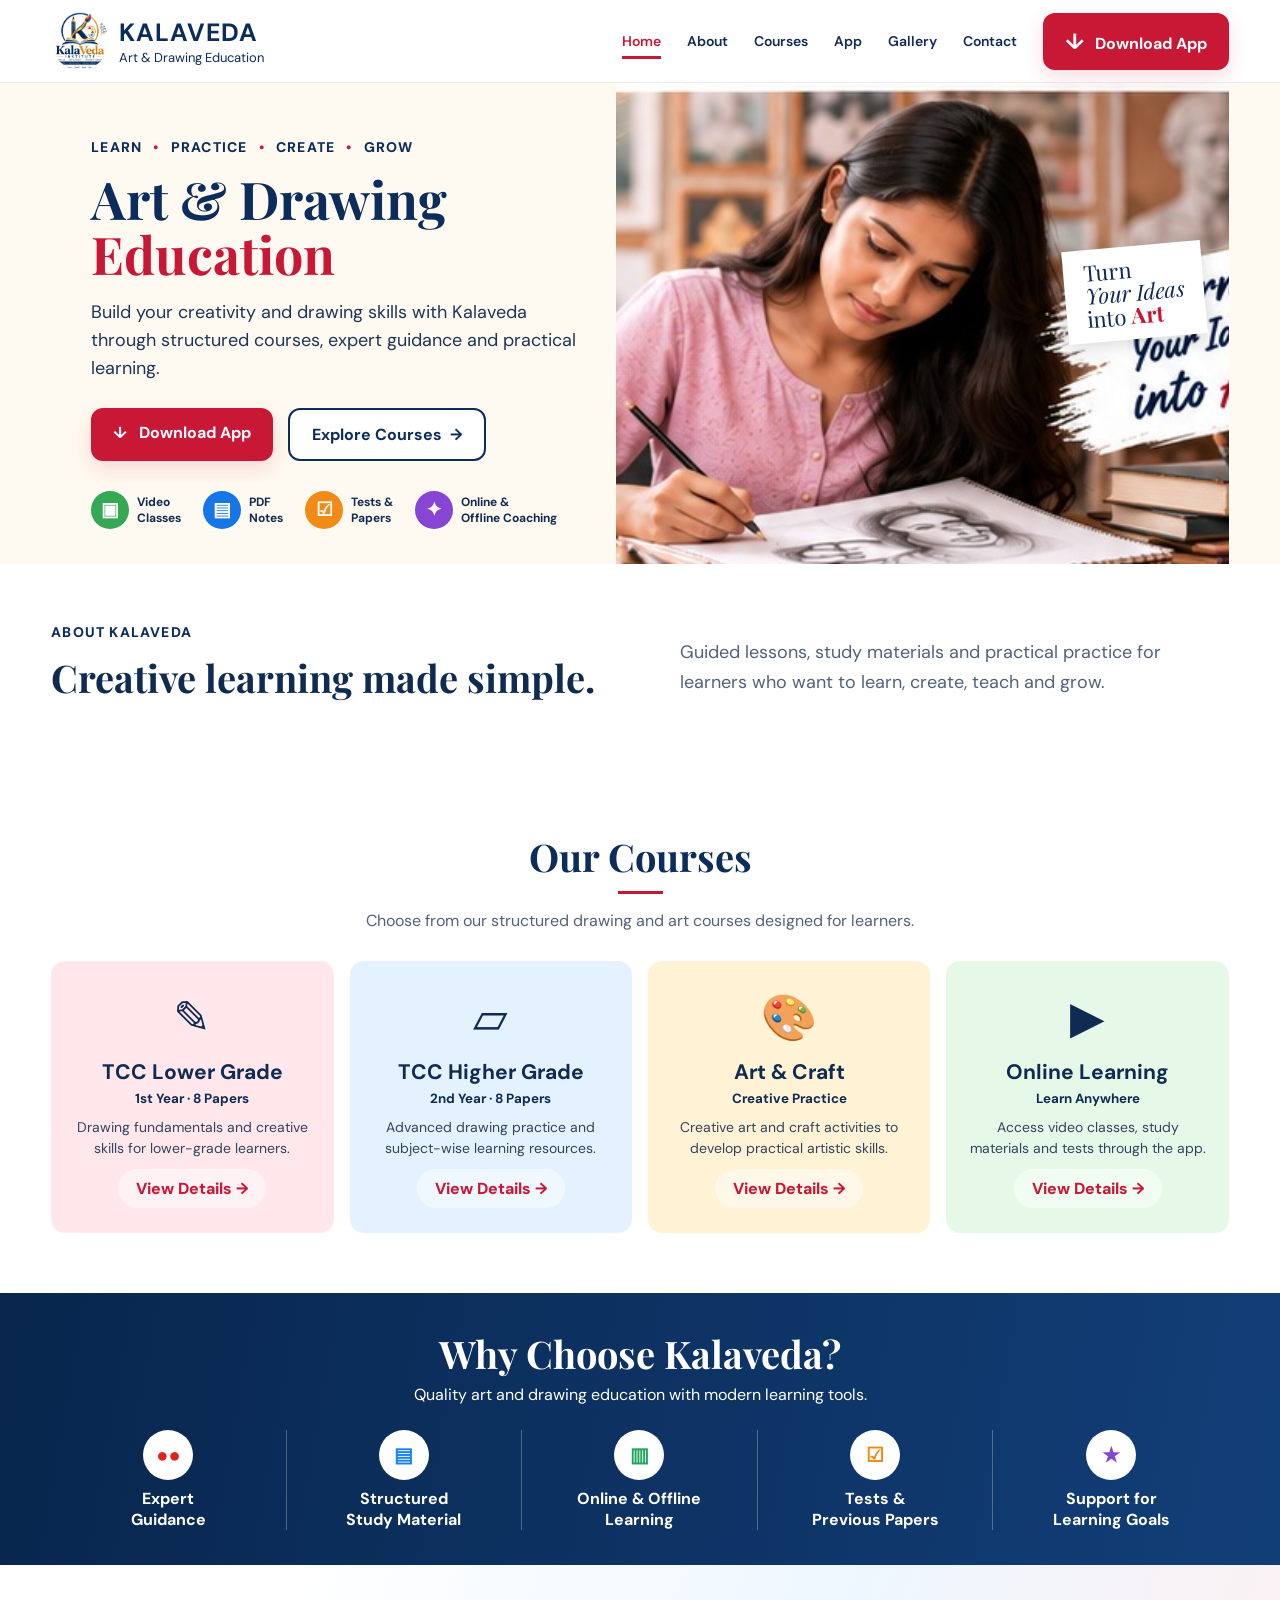
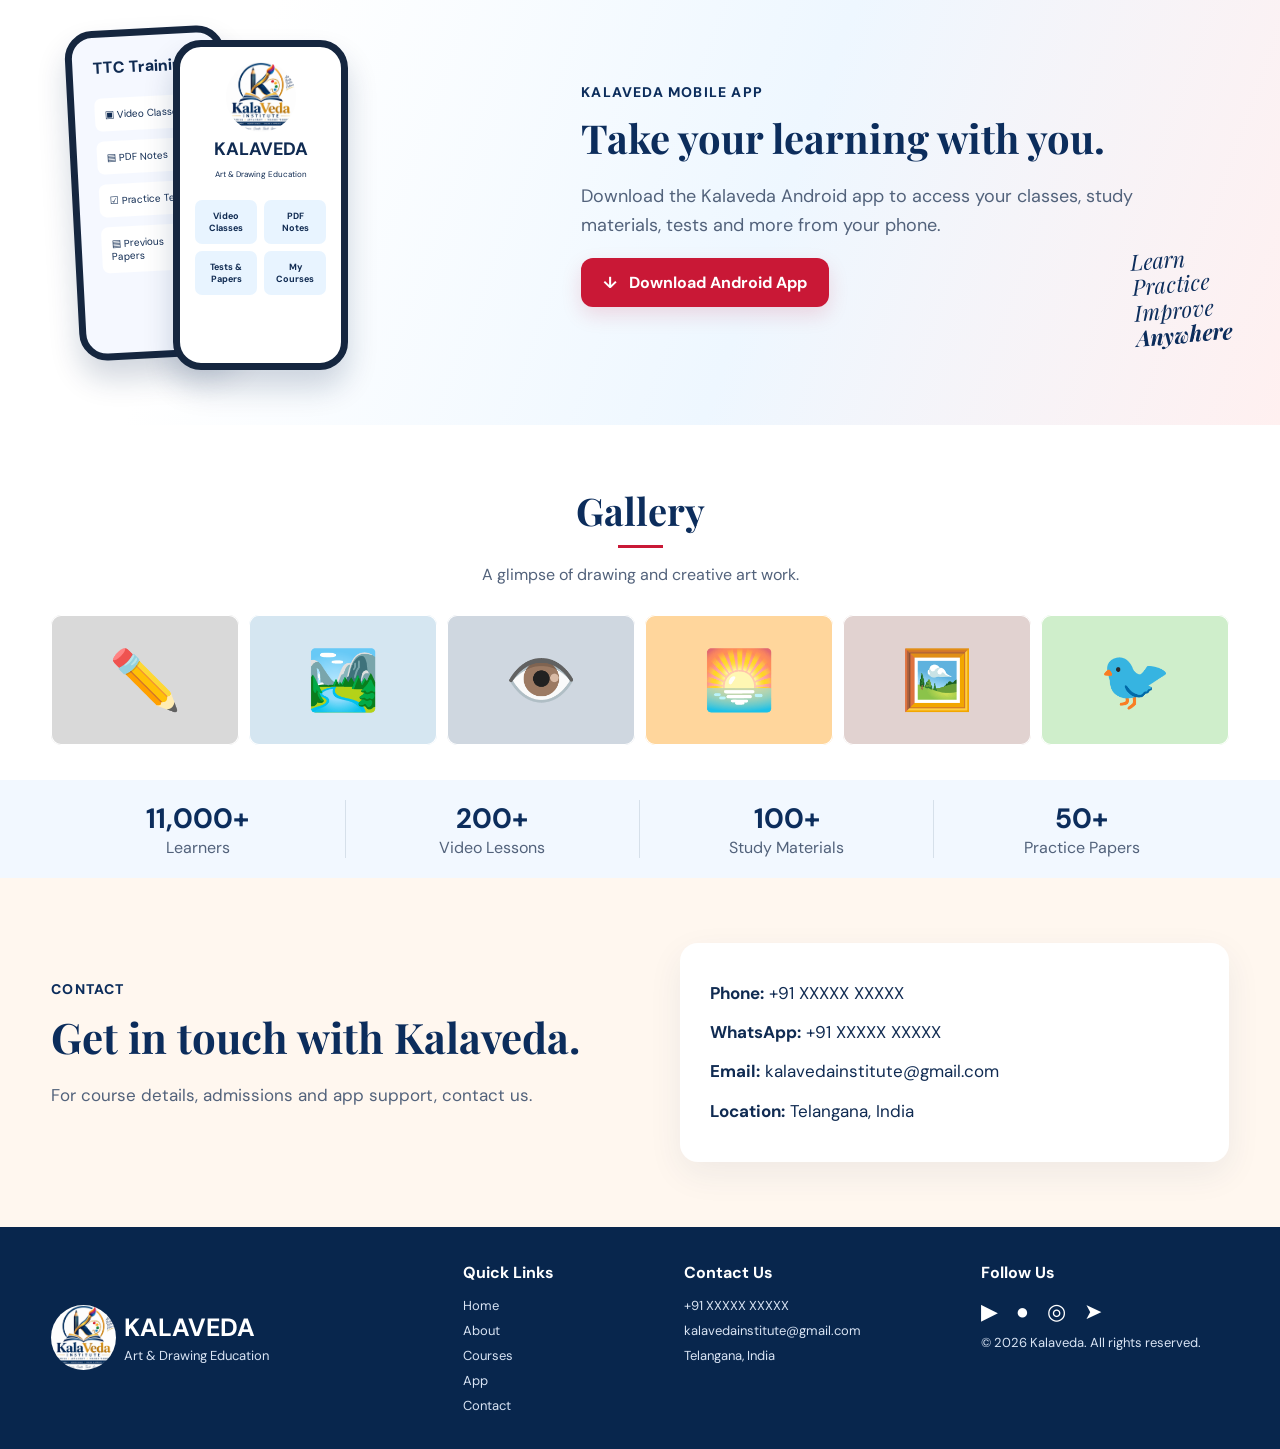
<file: index.html>
<!DOCTYPE html>
<html lang="en">
<head>
  <meta charset="UTF-8">
  <meta name="viewport" content="width=device-width, initial-scale=1.0">
  <title>Kalaveda | Art & Drawing Education</title>
  <meta name="description" content="Kalaveda Institute - Drawing, Art & Craft and Teacher Training. Online and offline learning.">
  <link rel="stylesheet" href="style.css">
</head>
<body>

<header class="header">
  <div class="container nav">
    <a class="brand" href="#home">
      <img src="assets/kalaveda-logo.jpeg" alt="Kalaveda Institute">
      <div class="brand-text">
        <strong>KALAVEDA</strong>
        <span>Art & Drawing Education</span>
      </div>
    </a>

    <nav class="nav-links">
      <a class="active" href="#home">Home</a>
      <a href="#about">About</a>
      <a href="#courses">Courses</a>
      <a href="#app">App</a>
      <a href="#gallery">Gallery</a>
      <a href="#contact">Contact</a>
    </nav>

    <a class="download-top" href="https://github.com/Kalaveda/kalaveda/releases/download/v1.1.0/app-release.apk">
      <span>↓</span> Download App
    </a>
  </div>
</header>

<main>
<section id="home" class="hero">
  <div class="paint blue-paint"></div>
  <div class="paint gold-paint"></div>
  <div class="container hero-grid">
    <div class="hero-copy">
      <div class="eyebrow">LEARN <i>•</i> PRACTICE <i>•</i> CREATE <i>•</i> GROW</div>
      <h1>Art &amp; Drawing <span>Education</span></h1>
      <p class="hero-text">Build your creativity and drawing skills with Kalaveda through structured courses, expert guidance and practical learning.</p>

      <div class="actions">
        <a class="btn primary" href="https://github.com/Kalaveda/kalaveda/releases/download/v1.1.0/app-release.apk">↓ &nbsp; Download App</a>
        <a class="btn outline" href="#courses">Explore Courses &nbsp;→</a>
      </div>

      <div class="quick-features">
        <div><b class="q-green">▣</b><strong>Video<br>Classes</strong></div>
        <div><b class="q-blue">▤</b><strong>PDF<br>Notes</strong></div>
        <div><b class="q-orange">☑</b><strong>Tests &amp;<br>Papers</strong></div>
        <div><b class="q-purple">✦</b><strong>Online &amp;<br>Offline Coaching</strong></div>
      </div>
    </div>

    <div class="hero-image-wrap">
      <img src="assets/hero-art.jpg" alt="Student learning drawing">
      <div class="idea-badge">Turn<br><em>Your Ideas</em><br>into <strong>Art</strong></div>
    </div>
  </div>
</section>

<section id="about" class="about-strip">
  <div class="container about-inner">
    <div><span class="small-label">ABOUT KALAVEDA</span><h2>Creative learning made simple.</h2></div>
    <p>Guided lessons, study materials and practical practice for learners who want to learn, create, teach and grow.</p>
  </div>
</section>

<section id="courses" class="section courses">
  <div class="container">
    <div class="section-heading">
      <h2>Our Courses</h2>
      <div class="red-line"></div>
      <p>Choose from our structured drawing and art courses designed for learners.</p>
    </div>

    <div class="course-grid">
      <article class="course-card pink">
        <div class="course-icon">✎</div>
        <h3>TCC Lower Grade</h3>
        <small>1st Year · 8 Papers</small>
        <p>Drawing fundamentals and creative skills for lower-grade learners.</p>
        <a href="#contact">View Details →</a>
      </article>
      <article class="course-card blue">
        <div class="course-icon">▱</div>
        <h3>TCC Higher Grade</h3>
        <small>2nd Year · 8 Papers</small>
        <p>Advanced drawing practice and subject-wise learning resources.</p>
        <a href="#contact">View Details →</a>
      </article>
      <article class="course-card yellow">
        <div class="course-icon">🎨</div>
        <h3>Art &amp; Craft</h3>
        <small>Creative Practice</small>
        <p>Creative art and craft activities to develop practical artistic skills.</p>
        <a href="#contact">View Details →</a>
      </article>
      <article class="course-card green">
        <div class="course-icon">▶</div>
        <h3>Online Learning</h3>
        <small>Learn Anywhere</small>
        <p>Access video classes, study materials and tests through the app.</p>
        <a href="#app">View Details →</a>
      </article>
    </div>
  </div>
</section>

<section id="about-features" class="why">
  <div class="container">
    <div class="why-heading">
      <h2>Why Choose Kalaveda?</h2>
      <p>Quality art and drawing education with modern learning tools.</p>
    </div>
    <div class="why-grid">
      <div><span class="feature-icon red">●●</span><b>Expert<br>Guidance</b></div>
      <div><span class="feature-icon blue">▤</span><b>Structured<br>Study Material</b></div>
      <div><span class="feature-icon green">▥</span><b>Online &amp; Offline<br>Learning</b></div>
      <div><span class="feature-icon orange">☑</span><b>Tests &amp;<br>Previous Papers</b></div>
      <div><span class="feature-icon purple">★</span><b>Support for<br>Learning Goals</b></div>
    </div>
  </div>
</section>

<section id="app" class="app-section">
  <div class="container app-grid">
    <div class="phone-stage">
      <div class="phone back-phone"><div class="phone-head">TTC Training</div><div class="phone-row">▣ Video Classes</div><div class="phone-row">▤ PDF Notes</div><div class="phone-row">☑ Practice Tests</div><div class="phone-row">▤ Previous Papers</div></div>
      <div class="phone"><div class="phone-logo"><img src="assets/kalaveda-logo.jpeg" alt=""></div><strong>KALAVEDA</strong><small>Art &amp; Drawing Education</small><div class="app-buttons"><span>Video<br>Classes</span><span>PDF<br>Notes</span><span>Tests &amp;<br>Papers</span><span>My<br>Courses</span></div></div>
    </div>
    <div class="app-copy">
      <div class="small-label">KALAVEDA MOBILE APP</div>
      <h2>Take your learning with you.</h2>
      <p>Download the Kalaveda Android app to access your classes, study materials, tests and more from your phone.</p>
      <a class="btn primary" href="https://github.com/Kalaveda/kalaveda/releases/download/v1.1.0/app-release.apk">↓ &nbsp; Download Android App</a>
      <div class="script-note">Learn<br>Practice<br>Improve<br><strong>Anywhere</strong></div>
    </div>
  </div>
</section>

<section id="gallery" class="section gallery">
  <div class="container">
    <div class="section-heading">
      <h2>Gallery</h2>
      <div class="red-line"></div>
      <p>A glimpse of drawing and creative art work.</p>
    </div>
    <div class="gallery-grid">
      <div class="art art1">✏️</div>
      <div class="art art2">🏞️</div>
      <div class="art art3">👁️</div>
      <div class="art art4">🌅</div>
      <div class="art art5">🖼️</div>
      <div class="art art6">🐦</div>
    </div>
  </div>
</section>

<section class="stats">
  <div class="container stats-grid">
    <div><strong>11,000+</strong><span>Learners</span></div>
    <div><strong>200+</strong><span>Video Lessons</span></div>
    <div><strong>100+</strong><span>Study Materials</span></div>
    <div><strong>50+</strong><span>Practice Papers</span></div>
  </div>
</section>

<section id="contact" class="contact-section">
  <div class="container contact-grid">
    <div>
      <span class="small-label">CONTACT</span>
      <h2>Get in touch with Kalaveda.</h2>
      <p>For course details, admissions and app support, contact us.</p>
    </div>
    <div class="contact-box">
      <p><b>Phone:</b> +91 XXXXX XXXXX</p>
      <p><b>WhatsApp:</b> +91 XXXXX XXXXX</p>
      <p><b>Email:</b> kalavedainstitute@gmail.com</p>
      <p><b>Location:</b> Telangana, India</p>
    </div>
  </div>
</section>
</main>

<footer>
  <div class="container footer-grid">
    <div class="footer-brand"><img src="assets/kalaveda-logo.jpeg" alt=""><div><strong>KALAVEDA</strong><span>Art &amp; Drawing Education</span></div></div>
    <div><b>Quick Links</b><a href="#home">Home</a><a href="#about">About</a><a href="#courses">Courses</a><a href="#app">App</a><a href="#contact">Contact</a></div>
    <div><b>Contact Us</b><span>+91 XXXXX XXXXX</span><span>kalavedainstitute@gmail.com</span><span>Telangana, India</span></div>
    <div><b>Follow Us</b><div class="social">▶ &nbsp; ● &nbsp; ◎ &nbsp; ➤</div><small>© 2026 Kalaveda. All rights reserved.</small></div>
  </div>
</footer>

</body>
</html>
</file>
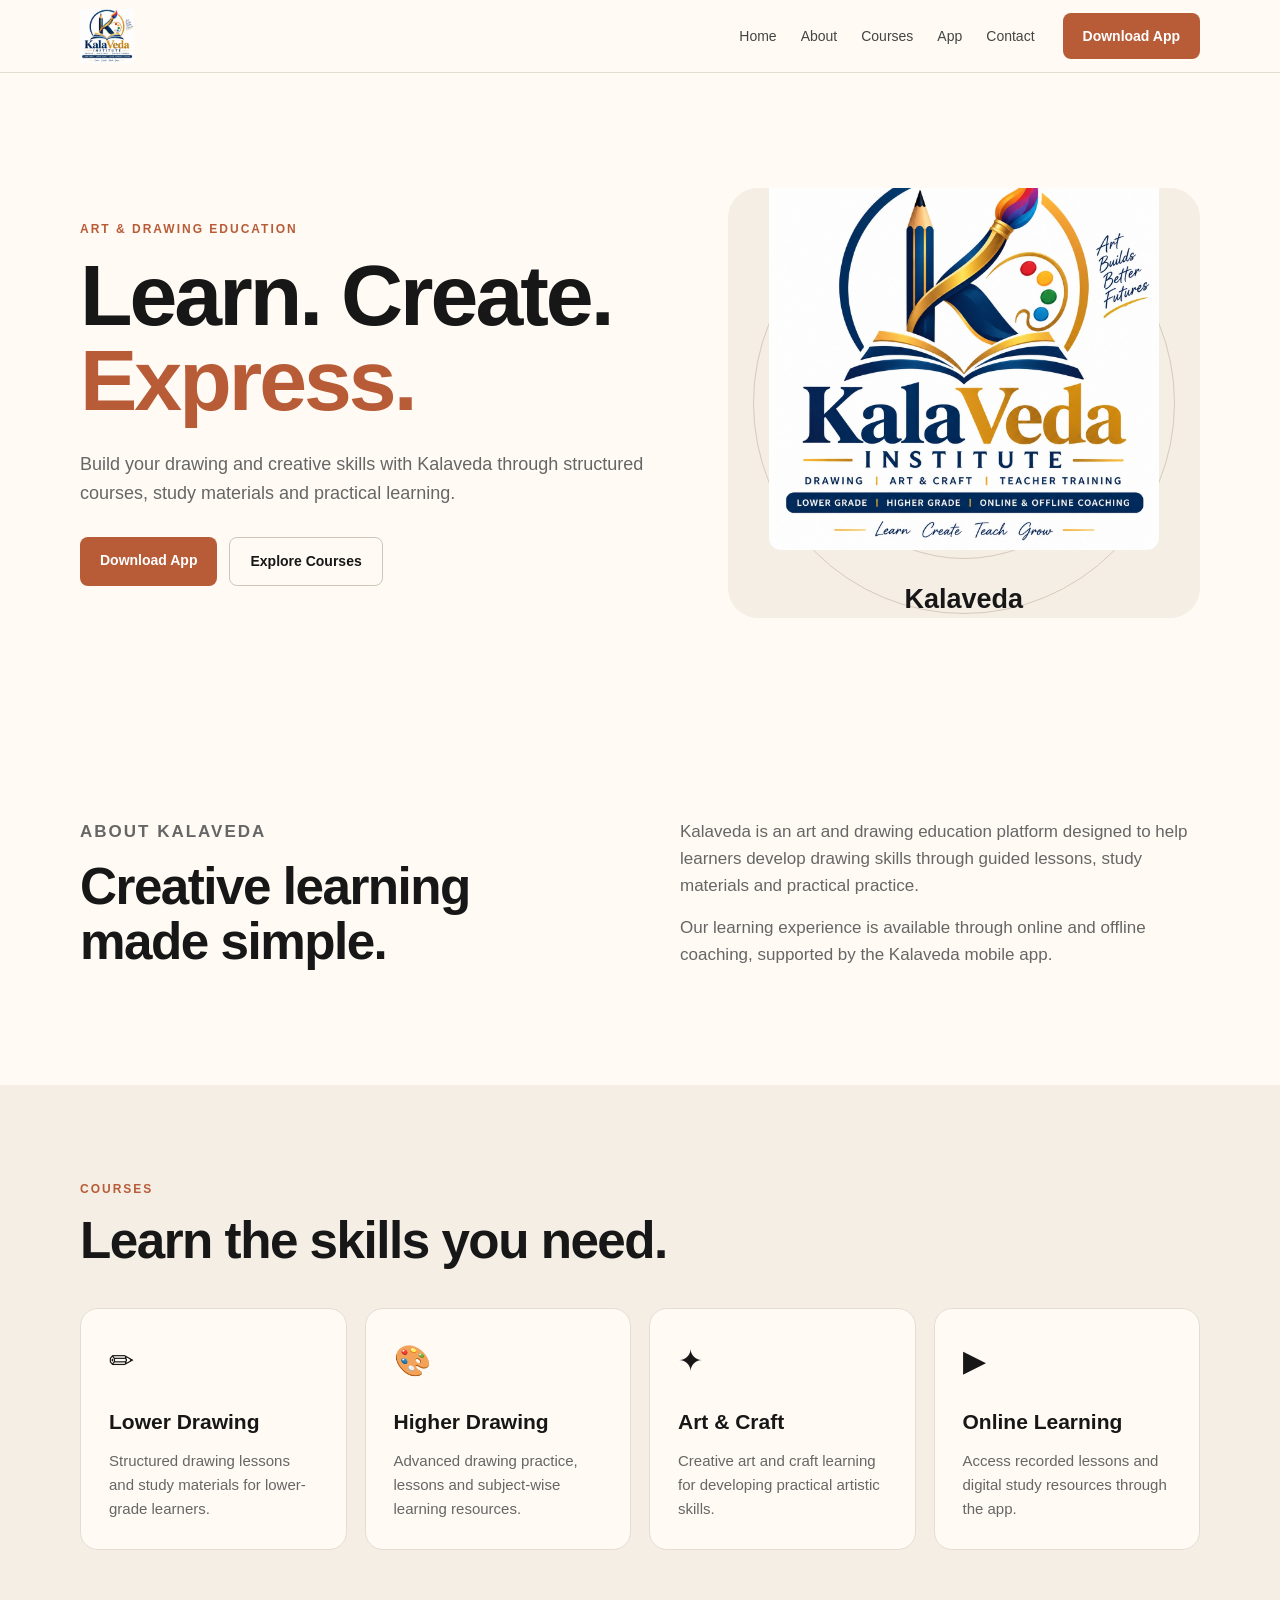
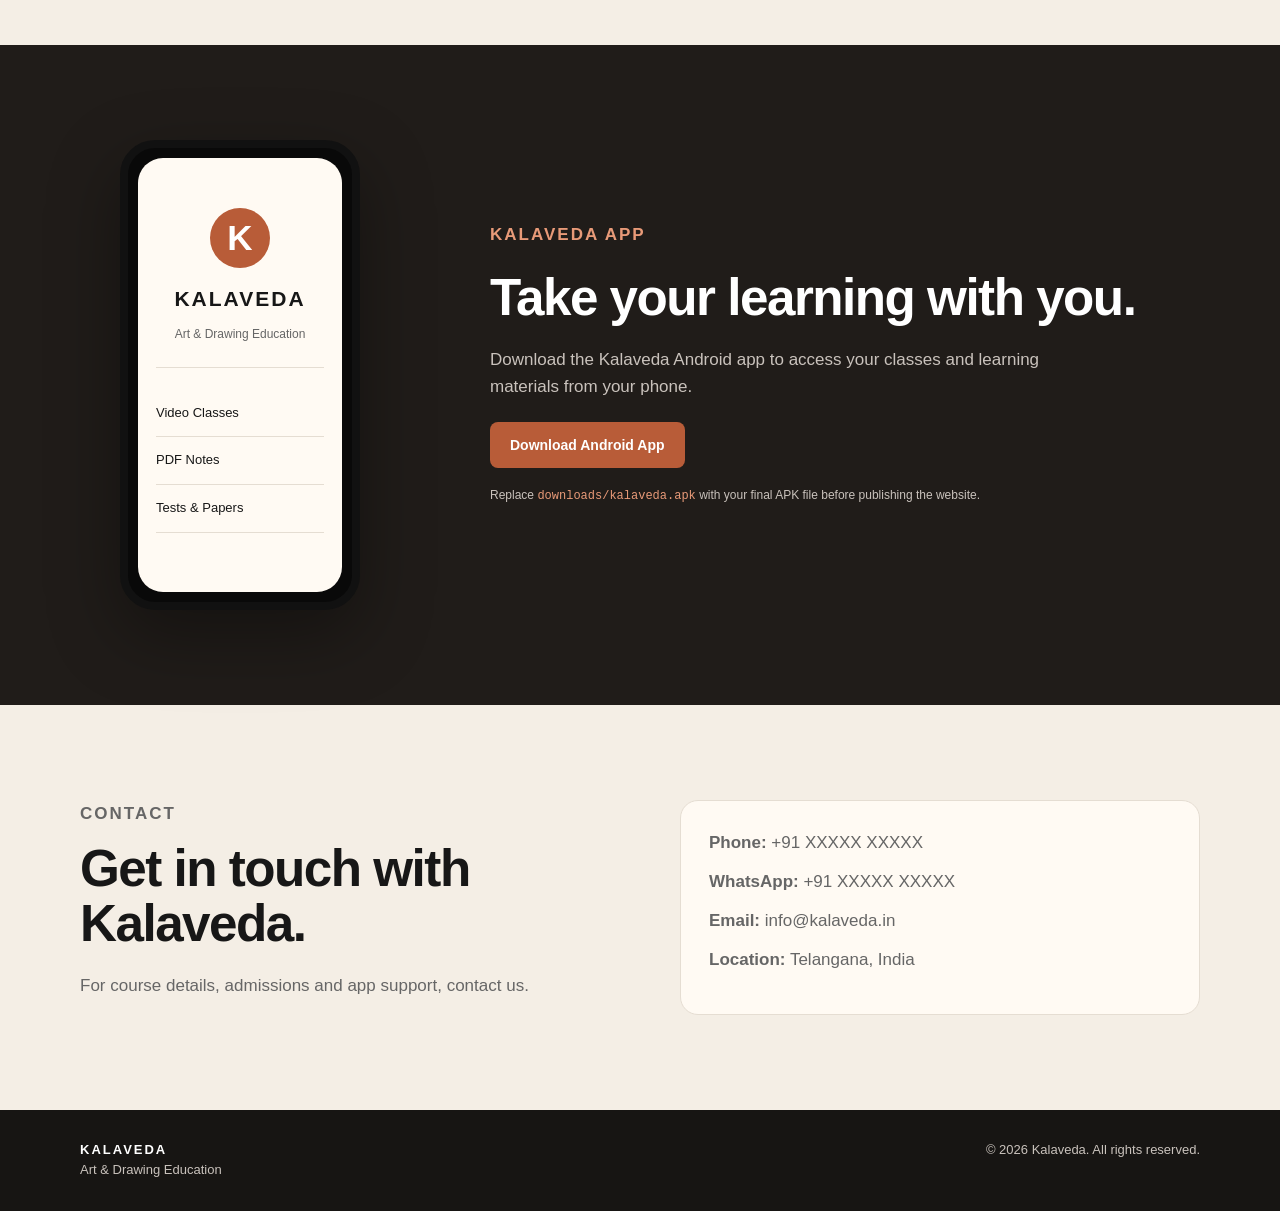
<file: kalaveda_website_with_logo/kalaveda_website/index.html>
<!DOCTYPE html>
<html lang="en">
<head>
  <meta charset="UTF-8">
  <meta name="viewport" content="width=device-width, initial-scale=1.0">
  <title>Kalaveda | Art & Drawing Education</title>
  <meta name="description" content="Kalaveda - Art & Drawing Education. Learn drawing, art and craft through online and offline coaching.">
  <link rel="stylesheet" href="style.css">
</head>
<body>
  <header class="header">
    <div class="container nav">
      <a class="brand" href="#home"><img src="assets/kalaveda-logo.jpeg" alt="Kalaveda Institute logo"></a>
      <nav>
        <a href="#home">Home</a>
        <a href="#about">About</a>
        <a href="#courses">Courses</a>
        <a href="#app">App</a>
        <a href="#contact">Contact</a>
      </nav>
      <a class="nav-btn" href="#app">Download App</a>
    </div>
  </header>

  <main>
    <section id="home" class="hero">
      <div class="container hero-grid">
        <div>
          <p class="eyebrow">ART & DRAWING EDUCATION</p>
          <h1>Learn. Create.<br><span>Express.</span></h1>
          <p class="hero-text">Build your drawing and creative skills with Kalaveda through structured courses, study materials and practical learning.</p>
          <div class="actions">
            <a class="btn primary" href="#app">Download App</a>
            <a class="btn secondary" href="#courses">Explore Courses</a>
          </div>
        </div>
        <div class="hero-card">
          <img class="hero-logo" src="assets/kalaveda-logo.jpeg" alt="Kalaveda Institute">
          <div class="hero-card-text">
            <strong>Kalaveda</strong>
            <span>Art & Drawing Education</span>
          </div>
        </div>
      </div>
    </section>

    <section id="about" class="section">
      <div class="container two-col">
        <div>
          <p class="eyebrow">ABOUT KALAVEDA</p>
          <h2>Creative learning made simple.</h2>
        </div>
        <div>
          <p>Kalaveda is an art and drawing education platform designed to help learners develop drawing skills through guided lessons, study materials and practical practice.</p>
          <p>Our learning experience is available through online and offline coaching, supported by the Kalaveda mobile app.</p>
        </div>
      </div>
    </section>

    <section id="courses" class="section light">
      <div class="container">
        <div class="section-heading">
          <p class="eyebrow">COURSES</p>
          <h2>Learn the skills you need.</h2>
        </div>
        <div class="cards">
          <article class="card"><div class="icon">✏</div><h3>Lower Drawing</h3><p>Structured drawing lessons and study materials for lower-grade learners.</p></article>
          <article class="card"><div class="icon">🎨</div><h3>Higher Drawing</h3><p>Advanced drawing practice, lessons and subject-wise learning resources.</p></article>
          <article class="card"><div class="icon">✦</div><h3>Art & Craft</h3><p>Creative art and craft learning for developing practical artistic skills.</p></article>
          <article class="card"><div class="icon">▶</div><h3>Online Learning</h3><p>Access recorded lessons and digital study resources through the app.</p></article>
        </div>
      </div>
    </section>

    <section id="app" class="section app-section">
      <div class="container app-grid">
        <div class="phone">
          <div class="phone-screen">
            <div class="mini-logo">K</div>
            <h3>KALAVEDA</h3>
            <p>Art & Drawing Education</p>
            <div class="mini-line"></div>
            <div class="mini-item">Video Classes</div>
            <div class="mini-item">PDF Notes</div>
            <div class="mini-item">Tests & Papers</div>
          </div>
        </div>
        <div>
          <p class="eyebrow">KALAVEDA APP</p>
          <h2>Take your learning with you.</h2>
          <p>Download the Kalaveda Android app to access your classes and learning materials from your phone.</p>
          <a class="btn primary" href="downloads/kalaveda.apk" download>Download Android App</a>
          <p class="small">Replace <code>downloads/kalaveda.apk</code> with your final APK file before publishing the website.</p>
        </div>
      </div>
    </section>

    <section id="contact" class="section light">
      <div class="container contact">
        <div>
          <p class="eyebrow">CONTACT</p>
          <h2>Get in touch with Kalaveda.</h2>
          <p>For course details, admissions and app support, contact us.</p>
        </div>
        <div class="contact-box">
          <p><strong>Phone:</strong> +91 XXXXX XXXXX</p>
          <p><strong>WhatsApp:</strong> +91 XXXXX XXXXX</p>
          <p><strong>Email:</strong> info@kalaveda.in</p>
          <p><strong>Location:</strong> Telangana, India</p>
        </div>
      </div>
    </section>
  </main>

  <footer>
    <div class="container footer">
      <div><strong>KALAVEDA</strong><br><span>Art & Drawing Education</span></div>
      <div>© 2026 Kalaveda. All rights reserved.</div>
    </div>
  </footer>
</body>
</html>
</file>
<file: style.css>
@import url('https://fonts.googleapis.com/css2?family=DM+Sans:wght@400;500;600;700&family=Playfair+Display:wght@700&display=swap');

:root{
  --navy:#0c2d5c;--navy2:#08264d;--red:#c91836;--gold:#e9a51b;
  --cream:#fffaf1;--ink:#102b52;--muted:#52627b;--white:#fff;
}
*{box-sizing:border-box;scroll-behavior:smooth}
body{margin:0;font-family:"DM Sans",Arial,sans-serif;color:var(--ink);background:#fff}
.container{width:min(1180px,92%);margin:auto}
.header{position:sticky;top:0;z-index:20;background:#fff;border-bottom:1px solid #eee}
.nav{height:82px;display:flex;align-items:center;gap:26px}
.brand{display:flex;align-items:center;text-decoration:none;color:var(--navy);min-width:285px}
.brand img{width:58px;height:58px;object-fit:contain;border-radius:50%}
.brand-text{margin-left:10px;display:flex;flex-direction:column}
.brand-text strong{font-size:25px;letter-spacing:1px}.brand-text span{font-size:13px}
.nav-links{display:flex;gap:26px;align-items:center;margin-left:auto}
.nav-links a{color:var(--ink);font-weight:600;font-size:14px;text-decoration:none;padding:30px 0;position:relative}
.nav-links a.active,.nav-links a:hover{color:var(--red)}
.nav-links a.active:after{content:"";position:absolute;left:0;right:0;bottom:21px;height:3px;background:var(--red)}
.download-top,.btn{background:var(--red);color:#fff;text-decoration:none;font-weight:700;border-radius:12px;padding:14px 22px;display:inline-block;box-shadow:0 8px 20px #c9183625}
.download-top{white-space:nowrap}.download-top span{font-size:22px;margin-right:6px}
.hero{position:relative;overflow:hidden;background:var(--cream);min-height:475px}
.hero-grid{display:grid;grid-template-columns:48% 52%;align-items:stretch;min-height:475px}
.hero-copy{padding:55px 20px 35px 40px;position:relative;z-index:2}
.eyebrow,.small-label{font-weight:800;letter-spacing:1.2px;font-size:14px;color:var(--navy)}
.eyebrow i{font-style:normal;color:var(--red);margin:0 7px}
.hero h1{font-family:"Playfair Display",serif;font-size:52px;line-height:1.05;margin:16px 0;color:var(--navy)}
.hero h1 span{color:var(--red)}
.hero-text{font-size:18px;line-height:1.55;max-width:570px;color:#1e3557}
.actions{display:flex;gap:15px;margin:25px 0}
.btn{border:0}.btn.outline{background:#fff;color:var(--navy);border:2px solid var(--navy);box-shadow:none}
.quick-features{display:flex;gap:22px;margin-top:30px}.quick-features>div{display:flex;align-items:center;gap:8px;font-size:12px}.quick-features b{width:38px;height:38px;border-radius:50%;display:grid;place-items:center;color:#fff;font-size:19px}.q-green{background:#35a853}.q-blue{background:#1676e8}.q-orange{background:#f18a16}.q-purple{background:#8745d6}
.hero-image-wrap{position:relative;overflow:hidden;min-height:475px}.hero-image-wrap img{width:100%;height:100%;object-fit:cover;display:block}.idea-badge{position:absolute;right:4%;top:34%;background:#fff;padding:12px 20px;transform:rotate(-5deg);font-family:"Playfair Display",serif;font-size:22px;line-height:1.05;box-shadow:0 5px 18px #0002}.idea-badge em{font-style:italic}.idea-badge strong{color:var(--red)}
.about-strip{background:#fff;padding:55px 0}.about-inner{display:grid;grid-template-columns:1fr 1fr;gap:80px;align-items:center}.about-inner h2{font-family:"Playfair Display",serif;font-size:38px;margin:10px 0}.about-inner p{font-size:18px;line-height:1.7;color:var(--muted)}
.section{padding:60px 0}.courses{background:#fff}.section-heading{text-align:center;margin-bottom:30px}.section-heading h2,.why h2,.app-copy h2,.contact-section h2{font-family:"Playfair Display",serif;font-size:38px;margin:0;color:var(--navy)}.section-heading p{color:var(--muted)}.red-line{height:3px;width:45px;background:var(--red);margin:9px auto}
.course-grid{display:grid;grid-template-columns:repeat(4,1fr);gap:16px}.course-card{border-radius:14px;padding:25px 20px;text-align:center;min-height:255px;display:flex;flex-direction:column;align-items:center}.course-card.pink{background:#ffe7eb}.course-card.blue{background:#e4f2ff}.course-card.yellow{background:#fff2d5}.course-card.green{background:#e6f9e8}.course-icon{font-size:45px;height:62px;display:grid;place-items:center}.course-card h3{margin:10px 0 4px;font-size:21px}.course-card small{font-weight:700}.course-card p{font-size:14px;line-height:1.5;margin:10px 0;color:#33445d}.course-card a{margin-top:auto;text-decoration:none;color:var(--red);font-weight:800;background:#ffffff70;padding:9px 18px;border-radius:20px}
.why{background:linear-gradient(100deg,var(--navy2),#123e78);color:#fff;padding:35px 0}.why-heading{text-align:center}.why h2{color:#fff}.why-heading p{margin-top:5px}.why-grid{display:grid;grid-template-columns:repeat(5,1fr);margin-top:25px}.why-grid>div{text-align:center;border-right:1px solid #ffffff44;display:flex;flex-direction:column;align-items:center;gap:8px}.why-grid>div:last-child{border:0}.feature-icon{width:50px;height:50px;border-radius:50%;background:#fff;display:grid;place-items:center;font-weight:800;font-size:20px}.feature-icon.red{color:#d22}.feature-icon.blue{color:#1680ff}.feature-icon.green{color:#21a45c}.feature-icon.orange{color:#f18717}.feature-icon.purple{color:#8745d6}
.app-section{padding:55px 0;background:linear-gradient(110deg,#fff 20%,#eef7ff 60%,#fff0f0)}.app-grid{display:grid;grid-template-columns:45% 55%;align-items:center}.phone-stage{height:350px;position:relative}.phone{width:175px;height:330px;background:#fff;border:7px solid #15263f;border-radius:28px;position:absolute;left:23%;bottom:0;box-shadow:0 18px 30px #09265030;padding:15px;text-align:center;overflow:hidden}.back-phone{left:4%;bottom:12px;transform:rotate(-3deg);z-index:0;background:#f5f8ff;text-align:left;padding:20px;width:160px}.phone:not(.back-phone){z-index:2}.phone-logo img{width:70px;height:70px;object-fit:contain;border-radius:50%}.phone strong{display:block;font-size:18px}.phone small{font-size:8px}.app-buttons{display:grid;grid-template-columns:1fr 1fr;gap:7px;margin-top:18px}.app-buttons span{background:#e8f4ff;border-radius:7px;padding:10px 2px;font-size:9px;font-weight:700}.phone-head{font-weight:800;margin-bottom:20px}.phone-row{background:#fff;margin:10px 0;padding:10px;border-radius:7px;font-size:10px}.app-copy{position:relative}.app-copy h2{font-size:40px;margin:10px 0}.app-copy p{font-size:18px;line-height:1.6;max-width:610px;color:var(--muted)}.script-note{position:absolute;right:0;bottom:-40px;font-family:"Playfair Display",serif;font-style:italic;font-size:22px;line-height:1.15;transform:rotate(-5deg);color:var(--navy)}
.gallery{padding-bottom:35px}.gallery-grid{display:grid;grid-template-columns:repeat(6,1fr);gap:10px}.art{height:130px;border-radius:10px;display:grid;place-items:center;font-size:58px;box-shadow:inset 0 0 0 1px #fff}.art1{background:#d9d9d9}.art2{background:#d5e6f1}.art3{background:#cfd7e0}.art4{background:#ffd69c}.art5{background:#e1d2d0}.art6{background:#cfeecb}
.stats{background:#f2f8ff;padding:20px 0}.stats-grid{display:grid;grid-template-columns:repeat(4,1fr);text-align:center}.stats-grid div{border-right:1px solid #d6e0ea}.stats-grid div:last-child{border:0}.stats-grid strong{display:block;font-size:28px;color:var(--navy)}.stats-grid span{color:var(--muted)}
.contact-section{padding:65px 0;background:#fff7ef}.contact-grid{display:grid;grid-template-columns:1fr 1fr;gap:80px;align-items:center}.contact-section h2{font-size:42px;margin:10px 0}.contact-section p{font-size:17px;color:var(--muted);line-height:1.6}.contact-box{background:#fff;padding:25px 30px;border-radius:18px;box-shadow:0 12px 35px #16396312}.contact-box p{margin:12px 0;color:var(--ink)}
footer{background:var(--navy2);color:#fff;padding:35px 0}.footer-grid{display:grid;grid-template-columns:2fr 1fr 1.4fr 1.3fr;gap:30px}.footer-grid>div{display:flex;flex-direction:column;gap:8px}.footer-grid b{margin-bottom:6px}.footer-grid a,.footer-grid span,.footer-grid small{color:#d9e4f4;text-decoration:none;font-size:13px}.footer-brand{flex-direction:row!important;align-items:center}.footer-brand img{width:65px;height:65px;object-fit:contain;border-radius:50%}.footer-brand strong{font-size:25px;display:block}.social{font-size:22px;color:#fff}
@media(max-width:1000px){.nav-links{gap:14px}.nav-links a{font-size:12px}.download-top{padding:11px 14px}.brand{min-width:220px}.brand-text strong{font-size:20px}.hero-grid{grid-template-columns:1fr}.hero-copy{padding:45px 6% 25px}.hero-image-wrap{min-height:330px}.course-grid{grid-template-columns:repeat(2,1fr)}.why-grid{grid-template-columns:repeat(3,1fr);gap:22px}.why-grid>div:nth-child(3){border:0}.gallery-grid{grid-template-columns:repeat(3,1fr)}}
@media(max-width:720px){.nav{height:auto;min-height:72px;flex-wrap:wrap;padding:8px 0}.brand{min-width:auto;flex:1}.brand img{width:48px;height:48px}.brand-text span{font-size:10px}.nav-links{order:3;width:100%;overflow:auto;justify-content:flex-start}.nav-links a{padding:9px 0}.nav-links a.active:after{bottom:0}.download-top{font-size:12px;padding:10px 12px}.hero h1{font-size:38px}.hero-text{font-size:16px}.actions{flex-wrap:wrap}.quick-features{gap:10px;justify-content:space-between}.quick-features>div{font-size:10px}.about-inner,.app-grid,.contact-grid{grid-template-columns:1fr;gap:30px}.course-grid{grid-template-columns:1fr}.why-grid{grid-template-columns:repeat(2,1fr)}.why-grid>div{border:0}.phone-stage{height:330px}.script-note{display:none}.gallery-grid{grid-template-columns:repeat(2,1fr)}.stats-grid{grid-template-columns:repeat(2,1fr);gap:15px}.stats-grid div{border:0}.footer-grid{grid-template-columns:1fr 1fr}.footer-brand{grid-column:1/-1}.section-heading h2,.why h2,.app-copy h2,.contact-section h2{font-size:31px}}
</file>
<file: kalaveda_website_with_logo/kalaveda_website/style.css>
*{box-sizing:border-box;margin:0;padding:0}
:root{--ink:#171717;--muted:#666;--paper:#fffaf3;--light:#f4eee5;--accent:#b85c38;--line:#e5ddd2}
html{scroll-behavior:smooth}
body{font-family:Arial,Helvetica,sans-serif;color:var(--ink);background:var(--paper);line-height:1.6}
a{text-decoration:none;color:inherit}
.container{width:min(1120px,92%);margin:auto}
.header{position:sticky;top:0;z-index:20;background:rgba(255,250,243,.95);border-bottom:1px solid var(--line);backdrop-filter:blur(10px)}
.nav{height:72px;display:flex;align-items:center;gap:28px}
.brand{font-size:24px;font-weight:900;letter-spacing:3px;margin-right:auto}
nav{display:flex;gap:24px;color:#444;font-size:14px}
nav a:hover{color:var(--accent)}
.nav-btn,.btn{display:inline-block;border-radius:8px;padding:12px 20px;font-weight:700;font-size:14px}
.nav-btn,.primary{background:var(--accent);color:white}
.hero{padding:100px 0 90px;min-height:650px;display:flex;align-items:center}
.hero-grid{display:grid;grid-template-columns:1.1fr .9fr;gap:70px;align-items:center}
.eyebrow{font-size:12px;font-weight:800;letter-spacing:2px;color:var(--accent);margin-bottom:14px}
h1{font-size:clamp(52px,7vw,86px);line-height:.98;letter-spacing:-3px;margin-bottom:28px}
h1 span{color:var(--accent)}
h2{font-size:clamp(32px,4vw,52px);line-height:1.08;letter-spacing:-1.5px;margin-bottom:20px}
h3{font-size:21px;margin-bottom:10px}
.hero-text{font-size:18px;color:var(--muted);max-width:600px;margin-bottom:30px}
.actions{display:flex;gap:12px;flex-wrap:wrap}
.secondary{border:1px solid #cfc5b9}
.hero-card{height:430px;border-radius:30px;background:var(--light);display:flex;flex-direction:column;align-items:center;justify-content:center;position:relative;overflow:hidden}
.hero-card:before,.hero-card:after{content:"";position:absolute;border:1px solid #d7cabb;border-radius:50%}
.hero-card:before{width:310px;height:310px}
.hero-card:after{width:420px;height:420px}
.art-circle{width:180px;height:180px;border-radius:50%;background:var(--accent);color:#fff;display:flex;align-items:center;justify-content:center;font-size:110px;font-weight:900;z-index:1;box-shadow:0 20px 50px rgba(0,0,0,.12)}
.hero-card-text{z-index:2;text-align:center;margin-top:28px}.hero-card-text strong{display:block;font-size:27px}.hero-card-text span{color:var(--muted)}
.section{padding:95px 0}.light{background:var(--light)}
.two-col,.contact{display:grid;grid-template-columns:1fr 1fr;gap:80px;align-items:start}
.two-col p,.contact p{color:var(--muted);margin-bottom:14px;font-size:17px}
.section-heading{margin-bottom:40px}
.cards{display:grid;grid-template-columns:repeat(4,1fr);gap:18px}
.card{background:var(--paper);border:1px solid var(--line);border-radius:18px;padding:28px;min-height:230px}
.icon{font-size:30px;margin-bottom:20px}
.card p{color:var(--muted);font-size:15px}
.app-section{background:#201c19;color:#fff}
.app-grid{display:grid;grid-template-columns:320px 1fr;gap:90px;align-items:center}
.app-section .eyebrow{color:#e89a78}.app-section p{color:#c9c2bc;max-width:600px;margin-bottom:22px;font-size:17px}
.phone{width:240px;height:470px;border:8px solid #111;border-radius:35px;background:#090909;padding:10px;box-shadow:0 25px 70px rgba(0,0,0,.35);margin:auto}
.phone-screen{height:100%;border-radius:25px;background:var(--paper);color:var(--ink);padding:30px 18px;text-align:center}
.mini-logo{width:60px;height:60px;border-radius:50%;background:var(--accent);color:#fff;display:grid;place-items:center;font-weight:900;font-size:35px;margin:20px auto 14px}
.phone-screen h3{letter-spacing:2px}.phone-screen p{font-size:12px!important;color:var(--muted)!important;margin-bottom:15px!important}
.mini-line{height:1px;background:var(--line);margin:22px 0}
.mini-item{text-align:left;padding:13px 0;border-bottom:1px solid var(--line);font-size:13px}
.small{font-size:12px!important;margin-top:18px!important}.small code{color:#e89a78}
.contact-box{background:var(--paper);border:1px solid var(--line);border-radius:18px;padding:28px}
.contact-box p{margin-bottom:12px}
footer{background:#171513;color:#c9c2bc;padding:30px 0}.footer{display:flex;justify-content:space-between;gap:20px;font-size:13px}.footer strong{color:#fff;letter-spacing:2px}
@media(max-width:800px){nav{display:none}.hero{padding:65px 0}.hero-grid,.two-col,.contact,.app-grid{grid-template-columns:1fr;gap:45px}.hero-card{height:350px}.cards{grid-template-columns:1fr 1fr}.app-grid{gap:50px}.footer{flex-direction:column}}
@media(max-width:500px){.cards{grid-template-columns:1fr}.nav-btn{padding:10px 13px}.brand{font-size:20px}.section{padding:70px 0}}

.brand{display:flex;align-items:center;height:58px}
.brand img{height:54px;width:auto;max-width:210px;object-fit:contain}
.hero-logo{width:min(88%,390px);height:auto;object-fit:contain;position:relative;z-index:2;border-radius:12px}
@media(max-width:500px){.brand img{height:48px;max-width:170px}.hero-logo{width:88%}}
</file>
